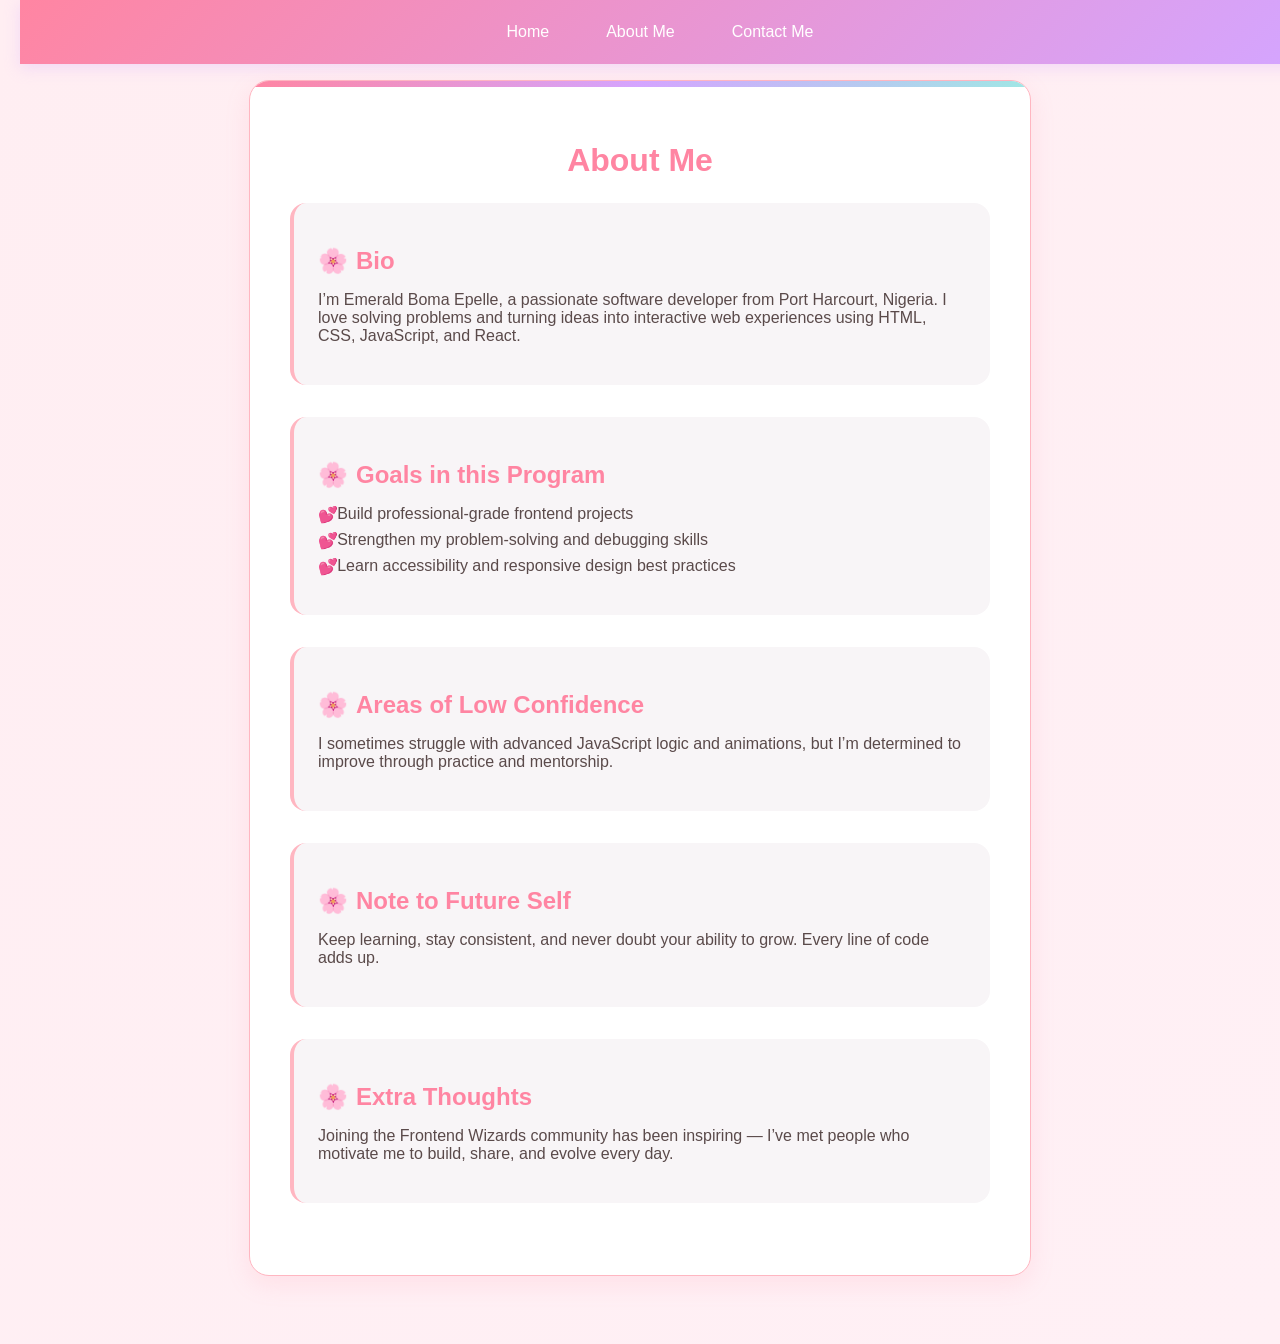
<file: aboutme.html>
<!DOCTYPE html>
<html lang="en">
<head>
  <meta charset="UTF-8" />
  <meta name="viewport" content="width=device-width, initial-scale=1.0" />
  <title>About Me | Frontend Wizards Stage 1</title>
  <link rel="stylesheet" href="style.css" />
</head>
<body>
  <nav class="navbar">
    <a href="index.html">Home</a>
    <a href="about.html">About Me</a>
    <a href="contact.html">Contact Me</a>
  </nav>

  <main data-testid="test-about-page">
    <h1>About Me</h1>

    <section data-testid="test-about-bio">
      <h2>Bio</h2>
      <p>I’m Emerald Boma Epelle, a passionate software developer from Port Harcourt, Nigeria. I love solving problems and turning ideas into interactive web experiences using HTML, CSS, JavaScript, and React.</p>
    </section>

    <section data-testid="test-about-goals">
      <h2>Goals in this Program</h2>
      <ul>
        <li>Build professional-grade frontend projects</li>
        <li>Strengthen my problem-solving and debugging skills</li>
        <li>Learn accessibility and responsive design best practices</li>
      </ul>
    </section>

    <section data-testid="test-about-confidence">
      <h2>Areas of Low Confidence</h2>
      <p>I sometimes struggle with advanced JavaScript logic and animations, but I’m determined to improve through practice and mentorship.</p>
    </section>

    <section data-testid="test-about-future-note">
      <h2>Note to Future Self</h2>
      <p>Keep learning, stay consistent, and never doubt your ability to grow. Every line of code adds up.</p>
    </section>

    <section data-testid="test-about-extra">
      <h2>Extra Thoughts</h2>
      <p>Joining the Frontend Wizards community has been inspiring — I’ve met people who motivate me to build, share, and evolve every day.</p>
    </section>
  </main>
</body>
</html>
</file>
<file: style.css>
/* ---------------------- */
/* GIRLY SWEET REDESIGN - WITH SCROLLING FIX */
/* ---------------------- */

:root {
  --pink: #ff85a2;
  --pink-light: #ffb6c1;
  --pink-lighter: #ffeef2;
  --purple: #d4a5ff;
  --purple-light: #e6ccff;
  --mint: #a0e7e5;
  --peach: #ffd6cc;
  --white: #fff;
  --gray-light: #f8f5f7;
  --text: #5a4a4a;
  --border-radius: 20px;
  --shadow: 0 8px 25px rgba(255, 133, 162, 0.15);
  --transition: all 0.3s ease;
}

/* ---------------------- */
/* STAGE 0 BASE STYLES - FIXED FOR SCROLLING */
/* ---------------------- */

/* FIX: This is the main scrolling fix! */
html, body {
  height: auto;
  min-height: 100vh;
  margin: 0;
  padding: 0;
  overflow-x: hidden;
}

body {
  font-family: 'Poppins', sans-serif;
  background: linear-gradient(135deg, #ffeef2 0%, #fff0f5 50%, #f0f8ff 100%);
  display: block; /* CHANGED FROM FLEX TO BLOCK - THIS FIXES SCROLLING! */
  padding: 20px;
  color: var(--text);
  overflow-y: auto; /* Ensure scrolling works */
}

.profile-card {
  background: var(--white);
  padding: 2rem;
  border-radius: var(--border-radius);
  box-shadow: var(--shadow);
  max-width: 400px;
  width: 90%;
  text-align: center;
  border: 1px solid var(--pink-light);
  margin: 0 auto; /* Center the card */
  position: relative;
  overflow: hidden;
}

/* Add decorative elements */
.profile-card::before {
  content: "";
  position: absolute;
  top: -50px;
  right: -50px;
  width: 100px;
  height: 100px;
  background: var(--pink-light);
  border-radius: 50%;
  opacity: 0.3;
  z-index: 0;
}

.profile-card::after {
  content: "";
  position: absolute;
  bottom: -30px;
  left: -30px;
  width: 80px;
  height: 80px;
  background: var(--purple-light);
  border-radius: 50%;
  opacity: 0.3;
  z-index: 0;
}

/* Header */
.profile-card header {
  margin-bottom: 1.5rem;
  position: relative;
  z-index: 1;
}

.profile-card h2 {
  color: var(--pink);
  font-size: 1.8rem;
  font-weight: 600;
  margin-bottom: 0.5rem;
}

/* Profile Image */
.profile-card img {
  width: 140px;
  height: 140px;
  border-radius: 50%;
  border: 4px solid var(--pink-light);
  padding: 4px;
  background: var(--white);
  box-shadow: 0 4px 15px rgba(255, 133, 162, 0.2);
  transition: var(--transition);
  position: relative;
  z-index: 1;
}

.profile-card img:hover {
  transform: scale(1.05);
  border-color: var(--pink);
}

/* Bio */
.profile-card p[data-testid="test-user-bio"] {
  color: var(--text);
  line-height: 1.6;
  margin-bottom: 1.5rem;
  position: relative;
  z-index: 1;
  background: var(--pink-lighter);
  padding: 1rem;
  border-radius: 12px;
  border-left: 4px solid var(--pink);
}

/* Current Time */
.profile-card p[data-testid="test-user-time"] {
  color: var(--purple);
  font-weight: 500;
  margin-bottom: 1.5rem;
  position: relative;
  z-index: 1;
}

/* Social Links */
.social-links {
  display: flex;
  justify-content: center;
  gap: 1rem;
  list-style: none;
  padding: 0;
  margin: 0 0 2rem 0;
  position: relative;
  z-index: 1;
}

.social-links li {
  margin: 0;
}

.social-links a {
  display: inline-block;
  padding: 0.6rem 1.2rem;
  background: linear-gradient(135deg, var(--pink) 0%, var(--purple) 100%);
  color: var(--white);
  text-decoration: none;
  border-radius: 25px;
  font-weight: 500;
  transition: var(--transition);
  box-shadow: 0 4px 15px rgba(255, 133, 162, 0.3);
}

.social-links a:hover {
  transform: translateY(-3px);
  box-shadow: 0 6px 20px rgba(255, 133, 162, 0.4);
  text-decoration: none;
}

/* Sections */
.profile-card section {
  margin-bottom: 1.5rem;
  padding: 1.2rem;
  background: var(--gray-light);
  border-radius: 12px;
  transition: var(--transition);
  border-left: 4px solid var(--purple-light);
  position: relative;
  z-index: 1;
  text-align: left;
}

.profile-card section:hover {
  transform: translateY(-3px);
  box-shadow: 0 8px 20px rgba(255, 182, 193, 0.2);
}

.profile-card section h3 {
  color: var(--purple);
  margin-bottom: 0.8rem;
  font-weight: 600;
  display: flex;
  align-items: center;
  gap: 0.5rem;
}

.profile-card section h3::before {
  content: "🌸";
  font-size: 1.2rem;
}

.profile-card section ul {
  list-style: none;
  padding: 0;
  margin: 0;
}

.profile-card section li {
  margin-bottom: 0.5rem;
  padding-left: 1.2rem;
  position: relative;
}

.profile-card section li::before {
  content: "💕";
  position: absolute;
  left: 0;
}

/* Lists styling */
.profile-card ul[data-testid="test-user-hobbies"] li::before {
  content: "✨";
}

.profile-card ul[data-testid="test-user-dislikes"] li::before {
  content: "🚫";
}

ul {
  list-style: none;
  padding: 0;
}

a {
  color: var(--pink);
  text-decoration: none;
  font-weight: 500;
  transition: var(--transition);
}

a:hover {
  color: var(--purple);
  text-decoration: none;
  transform: translateY(-2px);
}

/* Responsive profile card */
@media (min-width: 768px) {
  .profile-card {
    max-width: 450px;
  }
}

/* ---------------------- */
/* STAGE 1 ADDITIONS - GIRLY STYLE */
/* ---------------------- */

/* --- NAVIGATION BAR --- */
.navbar {
  position: fixed;
  top: 0;
  width: 100%;
  background: linear-gradient(135deg, var(--pink) 0%, var(--purple) 100%);
  display: flex;
  justify-content: center;
  gap: 25px;
  padding: 15px 0;
  z-index: 100;
  box-shadow: 0 4px 15px rgba(212, 165, 255, 0.3);
}

.navbar a {
  color: var(--white);
  font-weight: 500;
  text-decoration: none;
  transition: var(--transition);
  padding: 8px 16px;
  border-radius: 25px;
}

.navbar a:hover {
  background: rgba(255, 255, 255, 0.2);
  transform: translateY(-2px);
  opacity: 1;
}

/* Adjust body layout for pages with navbar */
body:not(.profile-page) {
  display: block;
  padding-top: 80px;
  height: auto;
  background: linear-gradient(135deg, #ffeef2 0%, #fff0f5 100%);
  min-height: 100vh;
}

/* --- MAIN PAGE CONTAINERS --- */
main {
  background: var(--white);
  max-width: 700px;
  margin: 0 auto 3rem;
  padding: 2.5rem;
  border-radius: var(--border-radius);
  box-shadow: var(--shadow);
  border: 1px solid var(--pink-light);
  position: relative;
  overflow: hidden;
}

main::before {
  content: "";
  position: absolute;
  top: 0;
  left: 0;
  right: 0;
  height: 6px;
  background: linear-gradient(90deg, var(--pink), var(--purple), var(--mint));
}

main h1 {
  text-align: center;
  color: var(--pink);
  margin-bottom: 1.5rem;
  font-weight: 600;
}

/* --- CONTACT FORM --- */
form {
  display: flex;
  flex-direction: column;
  gap: 20px;
  max-width: 600px;
  margin: 0 auto;
}

label {
  font-weight: 600;
  color: var(--text);
  margin-bottom: 5px;
  display: block;
}

input, textarea {
  padding: 12px 16px;
  border: 2px solid var(--pink-light);
  border-radius: 12px;
  font-size: 1rem;
  resize: vertical;
  font-family: 'Poppins', sans-serif;
  transition: var(--transition);
  background: var(--gray-light);
}

input:focus, textarea:focus {
  outline: none;
  border-color: var(--pink);
  background: var(--white);
  box-shadow: 0 0 0 3px rgba(255, 133, 162, 0.1);
}

button {
  background: linear-gradient(135deg, var(--pink) 0%, var(--purple) 100%);
  color: var(--white);
  border: none;
  border-radius: 12px;
  padding: 14px;
  cursor: pointer;
  font-weight: 600;
  transition: var(--transition);
  font-family: 'Poppins', sans-serif;
  box-shadow: 0 4px 15px rgba(255, 133, 162, 0.3);
}

button:hover {
  transform: translateY(-3px);
  box-shadow: 0 6px 20px rgba(255, 133, 162, 0.4);
  background: linear-gradient(135deg, var(--purple) 0%, var(--pink) 100%);
}

/* Error & Success Messages */
.error {
  color: #ff6b6b;
  font-size: 0.9em;
  margin-top: 5px;
  font-weight: 500;
}

.success {
  color: var(--mint);
  text-align: center;
  margin-top: 1rem;
  font-weight: 500;
  padding: 12px;
  background: rgba(160, 231, 229, 0.1);
  border-radius: 12px;
  border: 1px solid var(--mint);
}

/* --- ABOUT PAGE --- */
section {
  margin-bottom: 2rem;
  padding: 1.5rem;
  background: var(--gray-light);
  border-radius: 16px;
  transition: var(--transition);
  border-left: 4px solid var(--pink-light);
}

section:hover {
  transform: translateY(-5px);
  box-shadow: 0 8px 20px rgba(255, 182, 193, 0.2);
}

section h2 {
  color: var(--pink);
  margin-bottom: 0.8rem;
  font-weight: 600;
  display: flex;
  align-items: center;
  gap: 8px;
}

section h2::before {
  content: "🌸";
}

ul li {
  margin-bottom: 8px;
  padding-left: 1.2rem;
  position: relative;
}

ul li::before {
  content: "💕";
  position: absolute;
  left: 0;
}

/* --- RESPONSIVENESS --- */
@media (max-width: 768px) {
  body {
    padding: 10px;
  }
  
  main {
    padding: 1.5rem;
    margin: 1rem;
  }

  form {
    width: 100%;
  }

  .navbar {
    flex-wrap: wrap;
    gap: 15px;
    padding: 12px 0;
  }
  
  .navbar a {
    padding: 6px 12px;
    font-size: 0.9rem;
  }
  
  section {
    padding: 1.2rem;
  }
  
  .social-links {
    flex-direction: column;
    gap: 0.8rem;
  }
  
  .social-links a {
    width: 100%;
    text-align: center;
  }
}

/* Animation for page load */
@keyframes fadeInUp {
  from {
    opacity: 0;
    transform: translateY(20px);
  }
  to {
    opacity: 1;
    transform: translateY(0);
  }
}

.profile-card, main {
  animation: fadeInUp 0.6s ease-out;
}

/* Make sure all content is above decorative elements */
.profile-card > * {
  position: relative;
  z-index: 1;
}
</file>
